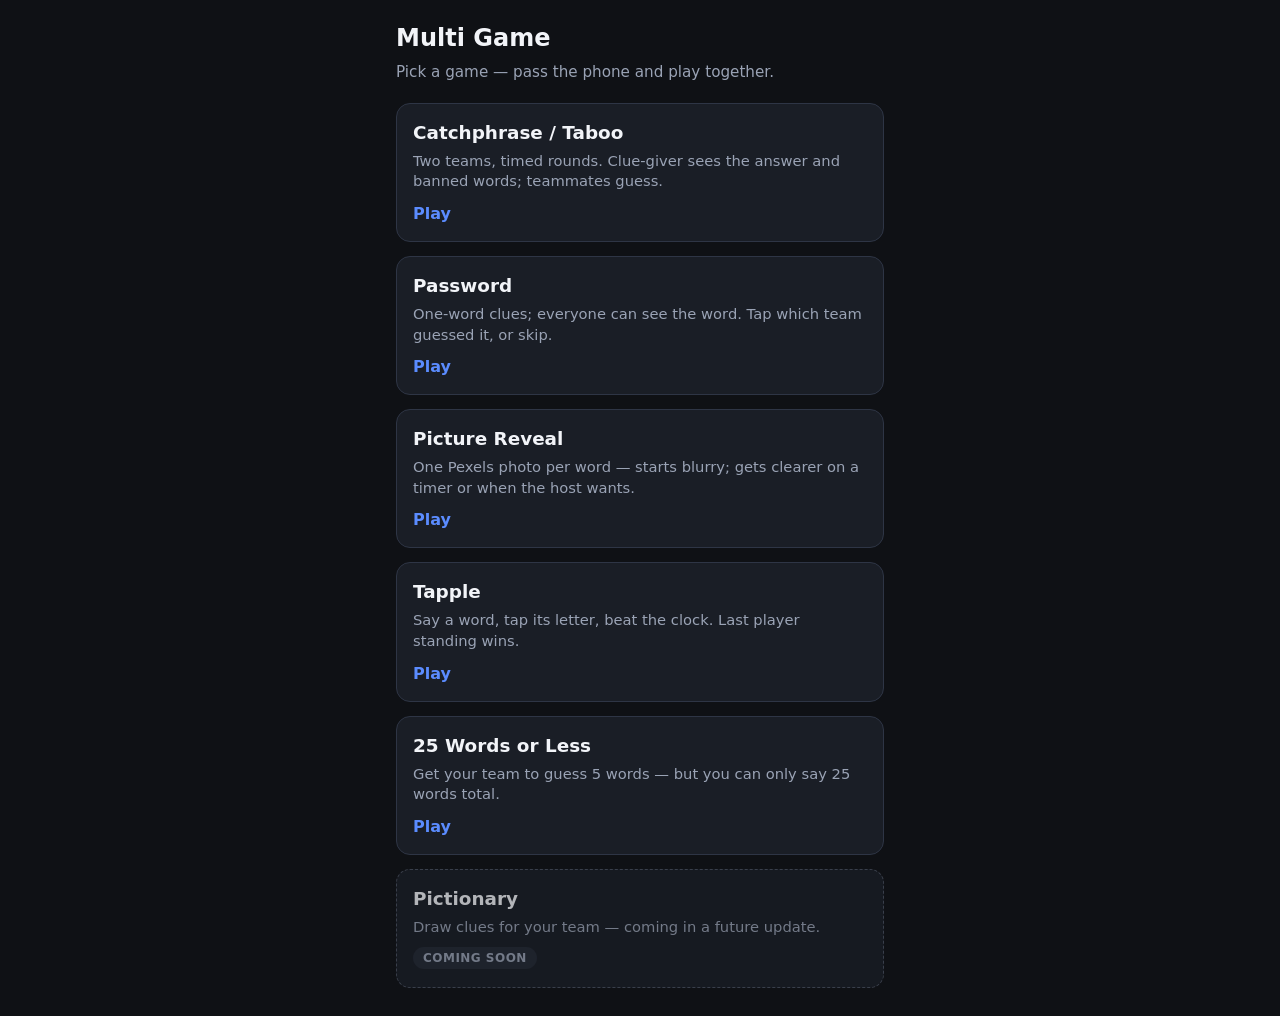
<file: index.html>
<!DOCTYPE html>
<html lang="en">
<head>
    <meta charset="UTF-8">
    <meta name="viewport" content="width=device-width, initial-scale=1.0, viewport-fit=cover">
    <title>Multi Game</title>
    <link rel="stylesheet" href="css/main.css">
</head>
<body class="page-hub">
    <div class="app hub-app">
        <header class="screen-header">
            <h1>Multi Game</h1>
            <p class="lede">Pick a game — pass the phone and play together.</p>
        </header>
        <div class="game-cards" role="navigation">
            <a class="game-card game-card--active" href="catchphrase.html">
                <h2>Catchphrase / Taboo</h2>
                <p>Two teams, timed rounds. Clue-giver sees the answer and banned words; teammates guess.</p>
                <span class="game-card__cta">Play</span>
            </a>
            <a class="game-card game-card--active" href="password.html">
                <h2>Password</h2>
                <p>One-word clues; everyone can see the word. Tap which team guessed it, or skip.</p>
                <span class="game-card__cta">Play</span>
            </a>
            <a class="game-card game-card--active" href="picture-reveal.html">
                <h2>Picture Reveal</h2>
                <p>One Pexels photo per word — starts blurry; gets clearer on a timer or when the host wants.</p>
                <span class="game-card__cta">Play</span>
            </a>
            <a class="game-card game-card--active" href="tapple.html">
                <h2>Tapple</h2>
                <p>Say a word, tap its letter, beat the clock. Last player standing wins.</p>
                <span class="game-card__cta">Play</span>
            </a>
            <a class="game-card game-card--active" href="twenty-five.html">
                <h2>25 Words or Less</h2>
                <p>Get your team to guess 5 words — but you can only say 25 words total.</p>
                <span class="game-card__cta">Play</span>
            </a>
            <div class="game-card game-card--soon" aria-disabled="true">
                <h2>Pictionary</h2>
                <p>Draw clues for your team — coming in a future update.</p>
                <span class="badge">Coming soon</span>
            </div>
        </div>
    </div>
</body>
</html>
</file>
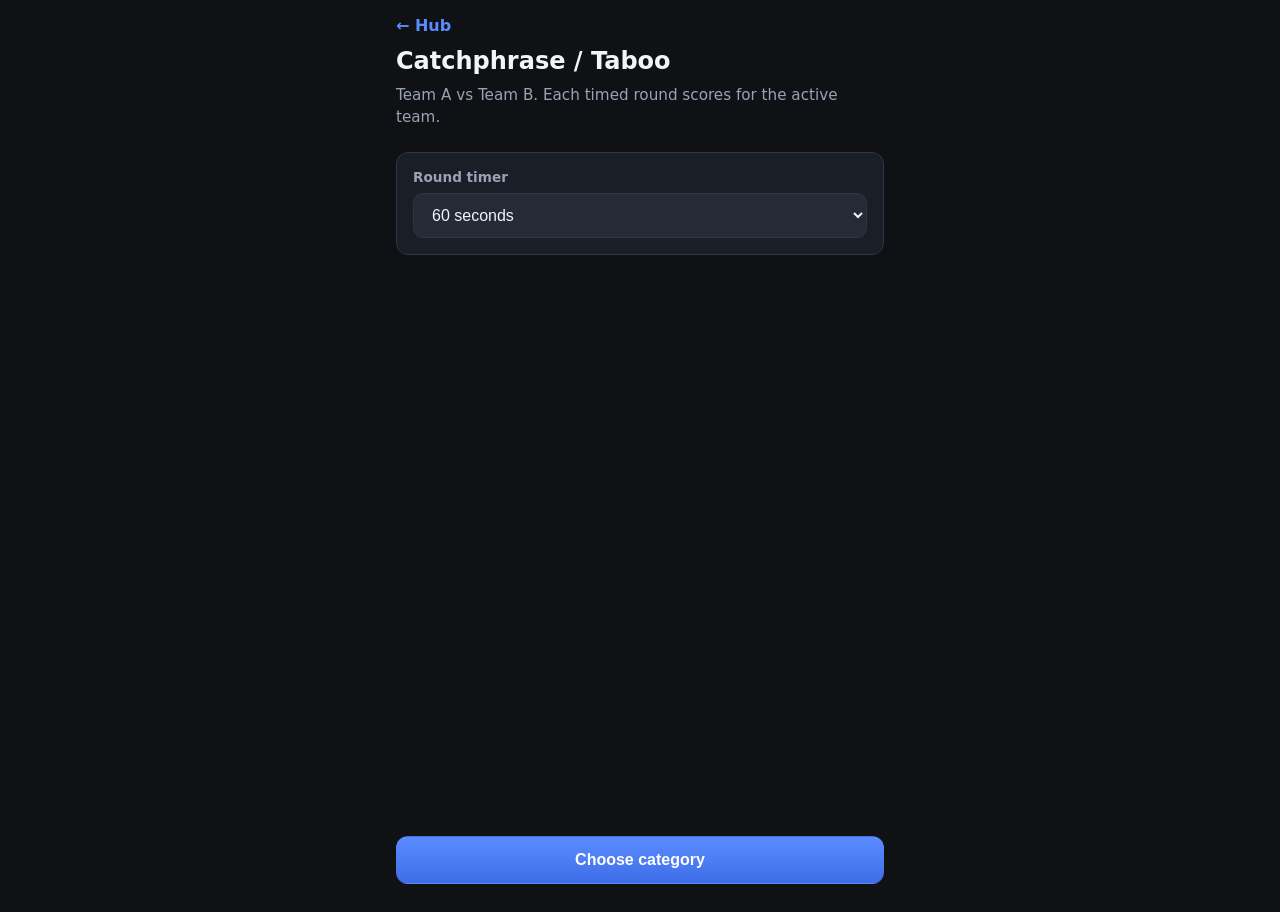
<file: catchphrase.html>
<!DOCTYPE html>
<html lang="en">
<head>
    <meta charset="UTF-8">
    <meta name="viewport" content="width=device-width, initial-scale=1.0, viewport-fit=cover">
    <title>Catchphrase — Multi Game</title>
    <link rel="stylesheet" href="css/main.css">
</head>
<body class="page-catchphrase">
    <div class="app catchphrase-app">
        <div id="screen-setup" class="screen screen--active">
            <header class="screen-header">
                <a class="text-link" href="index.html">← Hub</a>
                <h1>Catchphrase / Taboo</h1>
                <p class="lede">Team A vs Team B. Each timed round scores for the active team.</p>
            </header>
            <div class="panel">
                <label class="field-label" for="time-limit">Round timer</label>
                <select id="time-limit" class="field-control">
                    <option value="30">30 seconds</option>
                    <option value="60" selected>60 seconds</option>
                    <option value="90">90 seconds</option>
                    <option value="120">120 seconds</option>
                </select>
            </div>
            <div class="stack">
                <button type="button" id="btn-setup-continue" class="btn btn-primary">Choose category</button>
            </div>
        </div>

        <div id="screen-category" class="screen">
            <header class="screen-header">
                <button type="button" id="btn-category-back" class="btn btn-ghost">← Back</button>
                <h1>Category</h1>
                <p class="lede">Pick included or add a custom category (uses OpenAI).</p>
            </header>
            <div class="category-block">
                <h2>Custom</h2>
                <div id="custom-categories" class="category-chips"></div>
                <div class="row">
                    <button type="button" id="btn-add-custom" class="btn btn-secondary">New custom category</button>
                    <button type="button" id="btn-clear-custom" class="btn btn-ghost btn-small">Clear custom list</button>
                </div>
            </div>
            <div class="category-block">
                <h2>Included</h2>
                <div id="included-categories" class="category-chips"></div>
            </div>
        </div>

        <div id="screen-loading" class="screen">
            <div class="loading-inner">
                <p id="loading-message" class="lede">Loading deck…</p>
                <div class="spinner" aria-hidden="true"></div>
            </div>
        </div>

        <div id="screen-start-round" class="screen">
            <div class="panel panel--center">
                <p id="start-round-team" class="team-banner">Team A</p>
                <p class="lede">Pass the phone to the clue-giver. Teammates should not look at the screen.</p>
                <button type="button" id="btn-start-round" class="btn btn-primary btn-large">Start round</button>
                <button type="button" id="btn-start-abort" class="btn btn-ghost">Change category</button>
            </div>
        </div>

        <div id="screen-play" class="screen">
            <div class="play-top">
                <div class="scores">
                    <span id="score-a" class="score-pill score-pill--a">Team A: 0</span>
                    <span id="score-b" class="score-pill score-pill--b">Team B: 0</span>
                </div>
                <div id="timer-box" class="timer-box">
                    <span id="timer-value" class="timer-value">60</span>
                </div>
                <p id="round-points" class="round-meta">This round: 0</p>
            </div>
            <div class="play-main">
                <p id="play-category" class="muted"></p>
                <h2 id="play-answer" class="play-answer"></h2>
                <div id="taboo-panel" class="taboo-panel">
                    <h3 class="taboo-title">Banned words</h3>
                    <ul id="taboo-list" class="taboo-list"></ul>
                </div>
            </div>
            <div class="play-actions">
                <button type="button" id="btn-pass" class="btn btn-danger">Pass</button>
                <button type="button" id="btn-pause" class="btn btn-secondary">Pause</button>
                <button type="button" id="btn-correct" class="btn btn-primary">Correct</button>
            </div>
            <button type="button" id="btn-end-round" class="btn btn-ghost btn-end-round">End round early</button>
        </div>

        <div id="screen-pause" class="screen">
            <div class="panel panel--center">
                <h1>Paused</h1>
                <button type="button" id="btn-resume" class="btn btn-primary">Resume</button>
                <a class="btn btn-secondary" href="index.html">Quit to hub</a>
            </div>
        </div>

        <div id="screen-round-end" class="screen">
            <div class="panel panel--center">
                <h1>Round over</h1>
                <p id="round-end-summary" class="lede"></p>
                <p id="round-end-totals" class="totals"></p>
                <div class="stack">
                    <button type="button" id="btn-next-team" class="btn btn-primary">Next team’s round</button>
                    <button type="button" id="btn-new-category" class="btn btn-secondary">New category</button>
                    <a class="btn btn-ghost" href="index.html">Hub</a>
                </div>
            </div>
        </div>
    </div>

    <script type="module" src="js/catchphrase.js"></script>
</body>
</html>
</file>
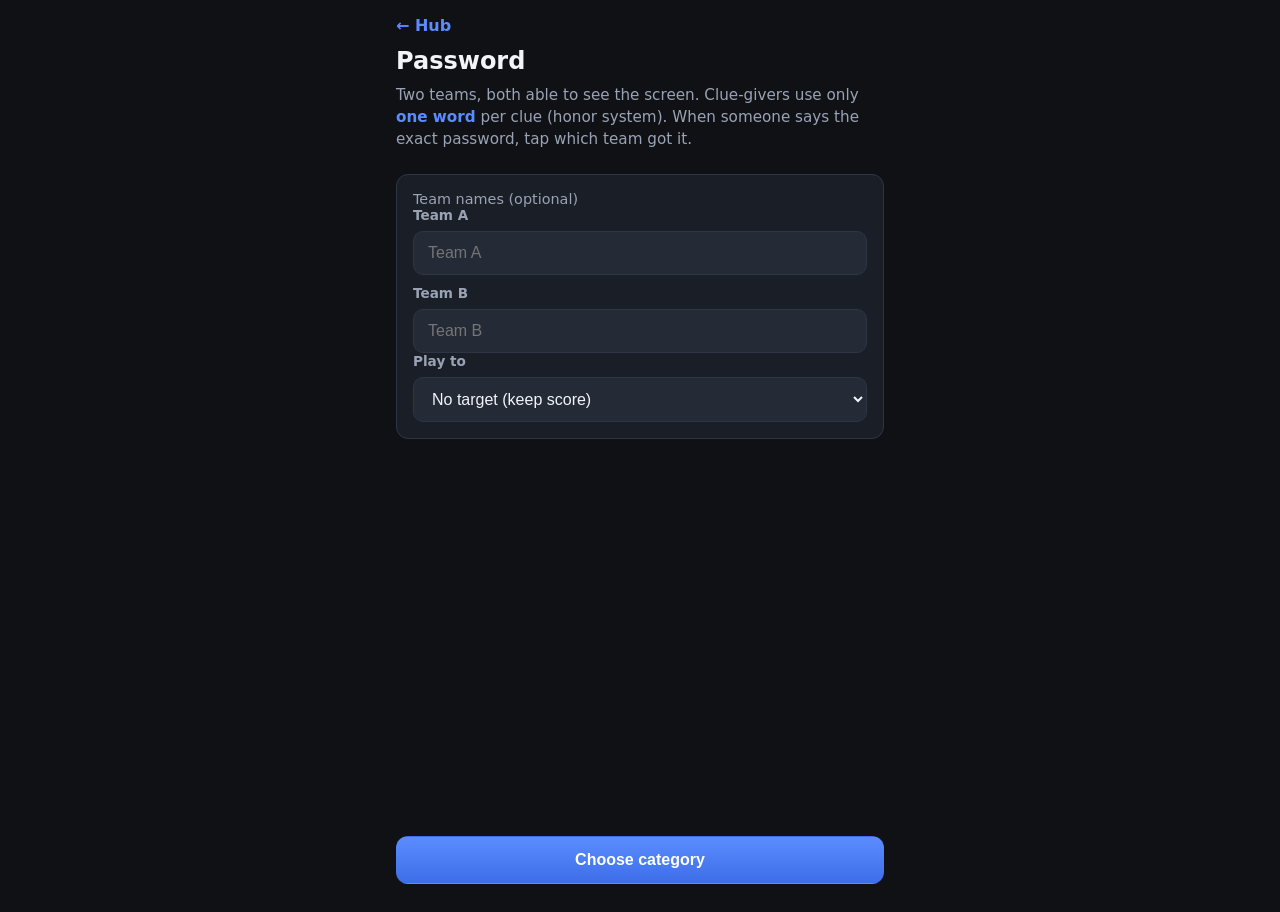
<file: password.html>
<!DOCTYPE html>
<html lang="en">
<head>
    <meta charset="UTF-8">
    <meta name="viewport" content="width=device-width, initial-scale=1.0, viewport-fit=cover">
    <title>Password — Multi Game</title>
    <link rel="stylesheet" href="css/main.css">
</head>
<body class="page-password">
    <div class="app password-app">
        <div id="screen-setup" class="screen screen--active">
            <header class="screen-header">
                <a class="text-link" href="index.html">← Hub</a>
                <h1>Password</h1>
                <p class="lede">Two teams, both able to see the screen. Clue-givers use only <strong>one word</strong> per clue (honor system). When someone says the exact password, tap which team got it.</p>
            </header>
            <div class="panel">
                <p class="field-group-hint muted">Team names (optional)</p>
                <label class="field-label" for="password-team-a">Team A</label>
                <input type="text" id="password-team-a" class="field-control" maxlength="48" autocomplete="off" placeholder="Team A" aria-label="Team A display name">
                <label class="field-label field-label--after-input" for="password-team-b">Team B</label>
                <input type="text" id="password-team-b" class="field-control" maxlength="48" autocomplete="off" placeholder="Team B" aria-label="Team B display name">
                <label class="field-label" for="password-target">Play to</label>
                <select id="password-target" class="field-control">
                    <option value="0" selected>No target (keep score)</option>
                    <option value="11">First to 11 points</option>
                    <option value="21">First to 21 points</option>
                </select>
            </div>
            <div class="stack">
                <button type="button" id="btn-setup-continue" class="btn btn-primary">Choose category</button>
            </div>
        </div>

        <div id="screen-category" class="screen">
            <header class="screen-header">
                <button type="button" id="btn-category-back" class="btn btn-ghost">← Back</button>
                <h1>Category</h1>
                <p class="lede">Pick included or add a custom category (uses OpenAI when the deck is thin).</p>
            </header>
            <div class="category-block">
                <h2>Custom</h2>
                <div id="custom-categories" class="category-chips"></div>
                <div class="row">
                    <button type="button" id="btn-add-custom" class="btn btn-secondary">New custom category</button>
                    <button type="button" id="btn-clear-custom" class="btn btn-ghost btn-small">Clear custom list</button>
                </div>
            </div>
            <div class="category-block">
                <h2>Included</h2>
                <div id="included-categories" class="category-chips"></div>
            </div>
        </div>

        <div id="screen-loading" class="screen">
            <div class="loading-inner">
                <p id="loading-message" class="lede">Loading deck…</p>
                <div class="spinner" aria-hidden="true"></div>
            </div>
        </div>

        <div id="screen-play" class="screen password-play">
            <div class="play-top">
                <div class="scores">
                    <span id="score-a" class="score-pill score-pill--a">Team A: 0</span>
                    <span id="score-b" class="score-pill score-pill--b">Team B: 0</span>
                </div>
                <p id="password-target-meta" class="round-meta" aria-live="polite"></p>
            </div>
            <div id="view-play" class="password-play-main">
                <p id="play-category" class="muted"></p>
                <p id="play-round-title" class="password-role-banner">This round’s password</p>
                <p class="password-rules muted">One spoken word per clue. Play out loud, then record who guessed it.</p>
                <h2 id="play-password" class="play-answer password-secret" aria-live="polite"></h2>
                <div class="password-team-actions">
                    <button type="button" id="btn-team-a-won" class="btn btn-primary btn-team-a">Team A got it</button>
                    <button type="button" id="btn-team-b-won" class="btn btn-primary btn-team-b">Team B got it</button>
                </div>
                <div class="stack password-play-actions">
                    <button type="button" id="btn-skip-word" class="btn btn-danger">Skip this word</button>
                    <button type="button" id="btn-play-change-category" class="btn btn-ghost">Change category</button>
                </div>
            </div>
        </div>

        <div id="screen-session-end" class="screen">
            <div class="panel panel--center">
                <h1 id="session-end-title">Game over</h1>
                <p id="session-end-summary" class="lede"></p>
                <p id="session-end-scores" class="totals"></p>
                <div class="stack">
                    <button type="button" id="btn-session-new-category" class="btn btn-primary">New category</button>
                    <a class="btn btn-ghost" href="index.html">Hub</a>
                </div>
            </div>
        </div>
    </div>

    <script type="module" src="js/password.js"></script>
</body>
</html>
</file>
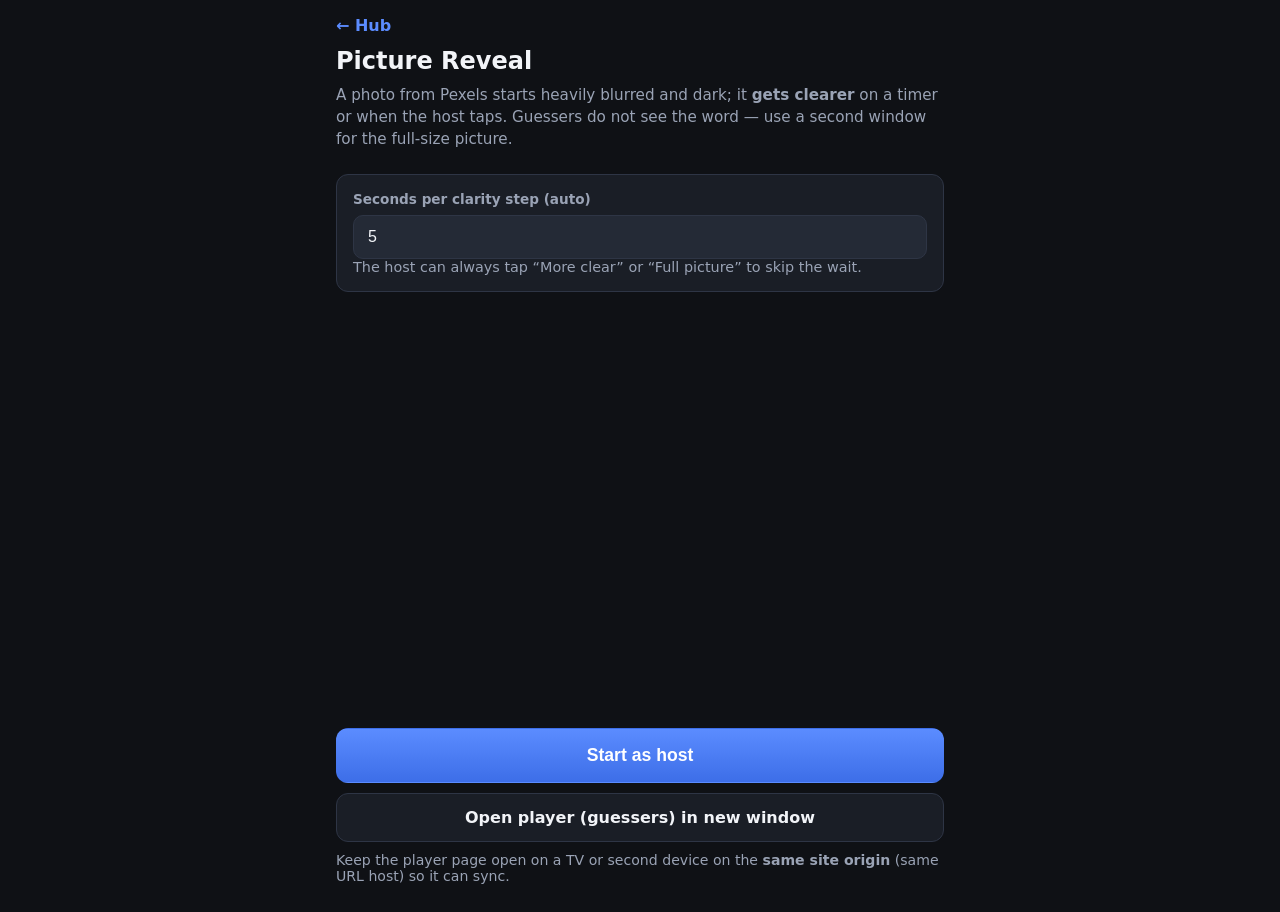
<file: picture-reveal.html>
<!DOCTYPE html>
<html lang="en">
<head>
    <meta charset="UTF-8">
    <meta name="viewport" content="width=device-width, initial-scale=1.0, viewport-fit=cover">
    <title>Picture Reveal — Multi Game</title>
    <link rel="stylesheet" href="css/main.css">
</head>
<body class="page-picture-reveal">
    <div class="app picture-reveal-app" id="picture-reveal-app">
        <div id="screen-setup" class="screen screen--active">
            <header class="screen-header">
                <a class="text-link" href="index.html">← Hub</a>
                <h1>Picture Reveal</h1>
                <p class="lede">A photo from Pexels starts heavily blurred and dark; it <strong>gets clearer</strong> on a timer or when the host taps. Guessers do not see the word — use a second window for the full-size picture.</p>
            </header>
            <div class="panel">
                <label class="field-label" for="pr-seconds">Seconds per clarity step (auto)</label>
                <input type="number" id="pr-seconds" class="field-control" min="2" max="60" value="5" inputmode="numeric" aria-label="Seconds between automatic clarity steps">
                <p class="field-group-hint muted">The host can always tap “More clear” or “Full picture” to skip the wait.</p>
            </div>
            <div class="stack">
                <button type="button" id="btn-pr-start-host" class="btn btn-primary btn-large">Start as host</button>
                <a class="btn btn-secondary" id="link-pr-open-player" href="picture-reveal.html?player=1" target="_blank" rel="noopener">Open player (guessers) in new window</a>
                <p class="muted" style="margin:0; font-size:0.88rem">Keep the player page open on a TV or second device on the <strong>same site origin</strong> (same URL host) so it can sync.</p>
            </div>
        </div>

        <div id="screen-loading" class="screen">
            <div class="loading-inner">
                <p id="pr-loading-message" class="lede">Loading photo from Pexels…</p>
                <div class="spinner" aria-hidden="true"></div>
                <button type="button" id="btn-pr-retry" class="btn btn-secondary" hidden>Try again</button>
            </div>
        </div>

        <div id="screen-play-host" class="screen picture-reveal-play">
            <div class="pr-play-top">
                <p class="pr-round-label muted" id="pr-round-meta" aria-live="polite">Round 1</p>
                <p class="pr-secret-label">Answer (host only — don’t read aloud if everyone guesses)</p>
                <h2 class="pr-secret-word" id="pr-host-answer" aria-live="polite">—</h2>
            </div>
            <p class="pr-host-hint muted">The player window only shows the picture — it never shows the word.</p>
            <div class="pr-image-frame" id="pr-image-frame" aria-label="Mystery picture with clarity stages">
                <div class="pr-image-overlay" id="pr-image-overlay" aria-hidden="true"></div>
                <img id="pr-host-image" class="pr-image" alt="Mystery image for the round" width="400" height="500" loading="eager" decoding="async" />
            </div>
            <p class="pr-stage-readout" id="pr-stage-readout" aria-live="polite">Clarity: 1 of 5</p>
            <p class="pr-pexels-credit" id="pr-pexels-credit"></p>
            <div class="pr-host-actions">
                <button type="button" class="btn btn-primary" id="btn-pr-clearer">More clear</button>
                <button type="button" class="btn btn-secondary" id="btn-pr-full">Full picture</button>
            </div>
            <div class="pr-host-actions pr-host-actions--secondary">
                <button type="button" class="btn btn-secondary" id="btn-pr-next-round">Next word</button>
                <a class="btn btn-ghost" id="link-pr-open-player-again" href="picture-reveal.html?player=1" target="_blank" rel="noopener">Open player display</a>
            </div>
        </div>

        <div id="screen-play-player" class="screen picture-reveal-play pr-player">
            <header class="screen-header pr-player-header">
                <h1>Guesser view</h1>
                <p class="lede" id="pr-player-status">Syncing with host…</p>
            </header>
            <div class="pr-image-frame pr-image-frame--large" id="pr-player-image-frame" aria-label="Mystery picture for guessers" hidden>
                <div class="pr-image-overlay" id="pr-player-overlay" aria-hidden="true"></div>
                <img id="pr-player-image" class="pr-image" alt="" width="400" height="500" />
            </div>
            <p class="pr-stage-readout" id="pr-player-stage" aria-live="polite" hidden></p>
            <p class="pr-pexels-credit" id="pr-player-pexels"></p>
        </div>
    </div>

    <script type="module" src="js/picture-reveal.js"></script>
</body>
</html>
</file>
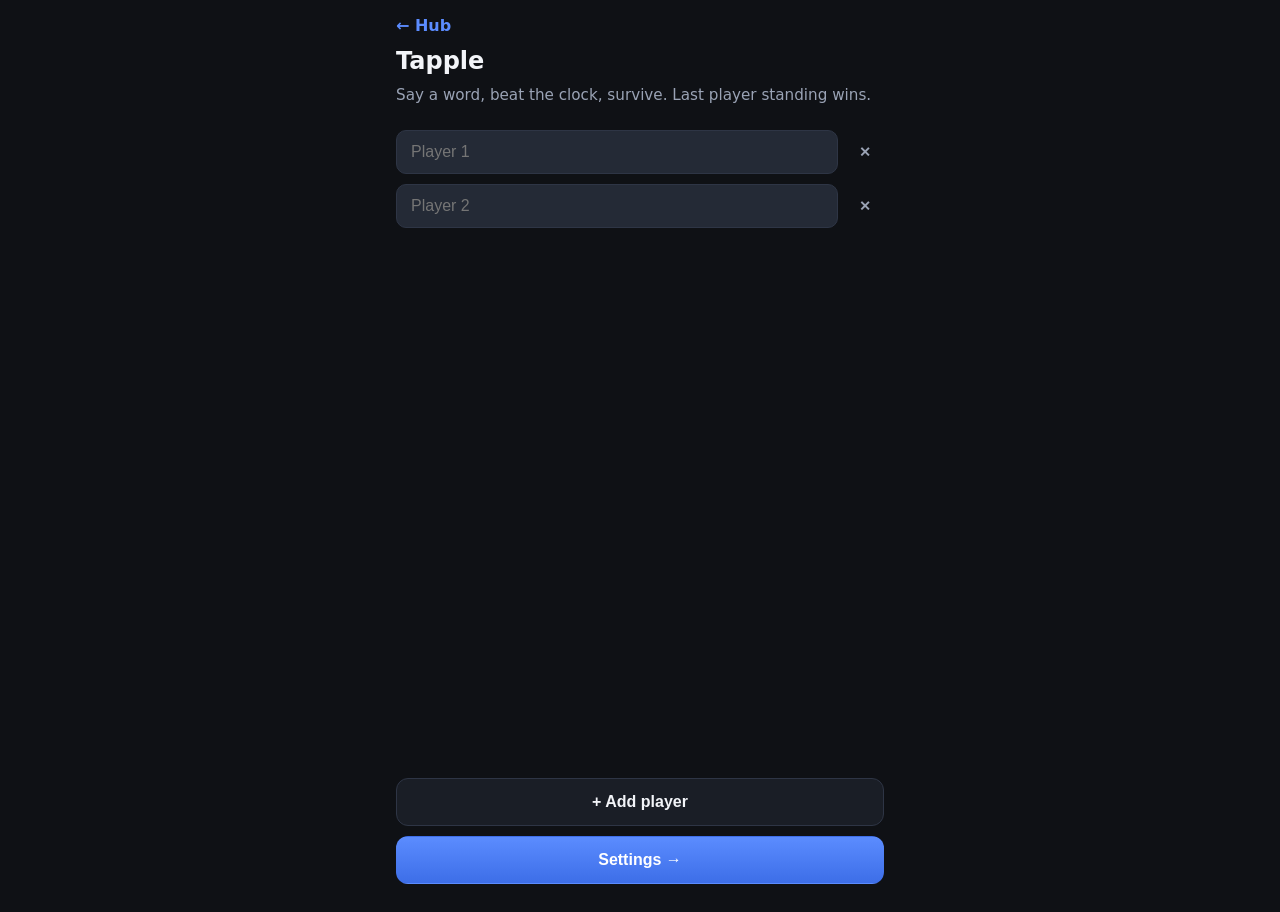
<file: tapple.html>
<!DOCTYPE html>
<html lang="en">
<head>
    <meta charset="UTF-8">
    <meta name="viewport" content="width=device-width, initial-scale=1.0, viewport-fit=cover">
    <title>Tapple — Multi Game</title>
    <link rel="stylesheet" href="css/main.css">
</head>
<body class="page-tapple">
    <div class="app tapple-app">

        <!-- 1. Players -->
        <div id="screen-players" class="screen screen--active">
            <header class="screen-header">
                <a class="text-link" href="index.html">← Hub</a>
                <h1>Tapple</h1>
                <p class="lede">Say a word, beat the clock, survive. Last player standing wins.</p>
            </header>
            <div id="player-inputs" class="player-inputs"></div>
            <div class="stack">
                <button type="button" id="btn-add-player" class="btn btn-secondary">+ Add player</button>
                <button type="button" id="btn-players-continue" class="btn btn-primary">Settings →</button>
            </div>
        </div>

        <!-- 2. Settings -->
        <div id="screen-settings" class="screen">
            <header class="screen-header">
                <button type="button" id="btn-settings-back" class="btn btn-ghost">← Back</button>
                <h1>Settings</h1>
            </header>
            <div class="panel">
                <label class="field-label">Mode</label>
                <div class="tapple-mode-options">
                    <label class="tapple-mode-option">
                        <input type="radio" name="tapple-mode" value="free" checked>
                        <div class="tapple-mode-option-label">
                            <strong>Free</strong>
                            <span>Say any word, tap its first letter on the grid.</span>
                        </div>
                    </label>
                    <label class="tapple-mode-option">
                        <input type="radio" name="tapple-mode" value="alpha">
                        <div class="tapple-mode-option-label">
                            <strong>Alphabetical</strong>
                            <span>Letters given in order (A → B → C…). Say a word starting with each.</span>
                        </div>
                    </label>
                    <label class="tapple-mode-option">
                        <input type="radio" name="tapple-mode" value="random">
                        <div class="tapple-mode-option-label">
                            <strong>Random</strong>
                            <span>Letters in random order. Same rules as Alphabetical.</span>
                        </div>
                    </label>
                </div>
            </div>
            <div class="panel">
                <label class="field-label" for="timer-select">Timer per turn</label>
                <select id="timer-select" class="field-control">
                    <option value="10">10 seconds</option>
                    <option value="8">8 seconds</option>
                    <option value="5" selected>5 seconds</option>
                    <option value="3">3 seconds</option>
                    <option value="2">2 seconds</option>
                </select>
            </div>
            <div class="panel">
                <div class="tapple-anxiety-row">
                    <label for="anxiety-toggle">
                        <strong>Anxiety Mode</strong>
                        <span>Timer drops one step after each full round of turns.</span>
                    </label>
                    <input type="checkbox" id="anxiety-toggle">
                </div>
            </div>
            <div class="stack">
                <button type="button" id="btn-settings-continue" class="btn btn-primary">Pick category →</button>
            </div>
        </div>

        <!-- 3. Category -->
        <div id="screen-category" class="screen">
            <header class="screen-header">
                <button type="button" id="btn-category-back" class="btn btn-ghost">← Back</button>
                <h1>Category</h1>
                <p class="lede">Players say words fitting the category that start with the given letter.</p>
            </header>
            <div class="category-block">
                <h2>Custom</h2>
                <div id="custom-categories" class="category-chips"></div>
                <div class="row">
                    <button type="button" id="btn-add-custom-category" class="btn btn-secondary btn-small">+ Custom category</button>
                </div>
            </div>
            <div class="category-block">
                <h2>Included</h2>
                <div id="included-categories" class="category-chips"></div>
            </div>
        </div>

        <!-- 4. Play -->
        <div id="screen-play" class="screen">
            <div class="tapple-play-header">
                <p id="play-player-name" class="tapple-current-player"></p>
                <p id="play-category-label" class="muted"></p>
            </div>
            <div id="tapple-timer-box" class="timer-box">
                <span id="tapple-timer-value" class="timer-value tapple-timer-value"></span>
                <p id="anxiety-label" class="tapple-anxiety-label"></p>
            </div>
            <!-- Mode free: letter grid -->
            <div id="letter-grid" class="letter-grid"></div>
            <!-- Modes alpha/random: single letter + got it -->
            <div id="single-letter-view" class="tapple-single-letter-view">
                <p id="current-letter" class="tapple-big-letter"></p>
                <button type="button" id="btn-got-it" class="btn btn-primary tapple-got-it-btn">Got it</button>
            </div>
        </div>

        <!-- 5. Between rounds -->
        <div id="screen-between-rounds" class="screen">
            <div class="panel tapple-result-header">
                <p id="eliminated-msg" class="tapple-eliminated-banner"></p>
                <p id="round-label" class="lede"></p>
            </div>
            <div class="panel">
                <p class="tapple-section-label">Still in</p>
                <ul id="remaining-list" class="tapple-player-list"></ul>
            </div>
            <div class="panel">
                <p class="tapple-section-label">Eliminated</p>
                <ul id="eliminated-list" class="tapple-player-list tapple-player-list--eliminated"></ul>
            </div>
            <div class="stack">
                <button type="button" id="btn-start-next-round" class="btn btn-primary">Start next round</button>
                <a class="btn btn-ghost" href="index.html">Quit to hub</a>
            </div>
        </div>

        <!-- 6. All survive -->
        <div id="screen-all-survive" class="screen">
            <div class="panel panel--center">
                <h1 class="tapple-survive-heading">All 20 letters covered!</h1>
                <p class="lede">Everyone survives — no one is eliminated this round.</p>
            </div>
            <div class="stack">
                <button type="button" id="btn-survive-action" class="btn btn-primary">Continue</button>
                <a class="btn btn-ghost" href="index.html">Quit to hub</a>
            </div>
        </div>

        <!-- 7. Game over -->
        <div id="screen-game-over" class="screen">
            <div class="panel panel--center">
                <p id="winner-name" class="tapple-winner"></p>
                <p class="lede">Game complete.</p>
            </div>
            <div class="panel">
                <p class="tapple-section-label">Elimination order</p>
                <ul id="elimination-order" class="tapple-elim-order"></ul>
            </div>
            <div class="stack">
                <button type="button" id="btn-play-again" class="btn btn-primary">Play again</button>
                <button type="button" id="btn-new-game" class="btn btn-secondary">New game</button>
                <a class="btn btn-ghost" href="index.html">Hub</a>
            </div>
        </div>

    </div>
    <script type="module" src="js/tapple.js"></script>
</body>
</html>
</file>
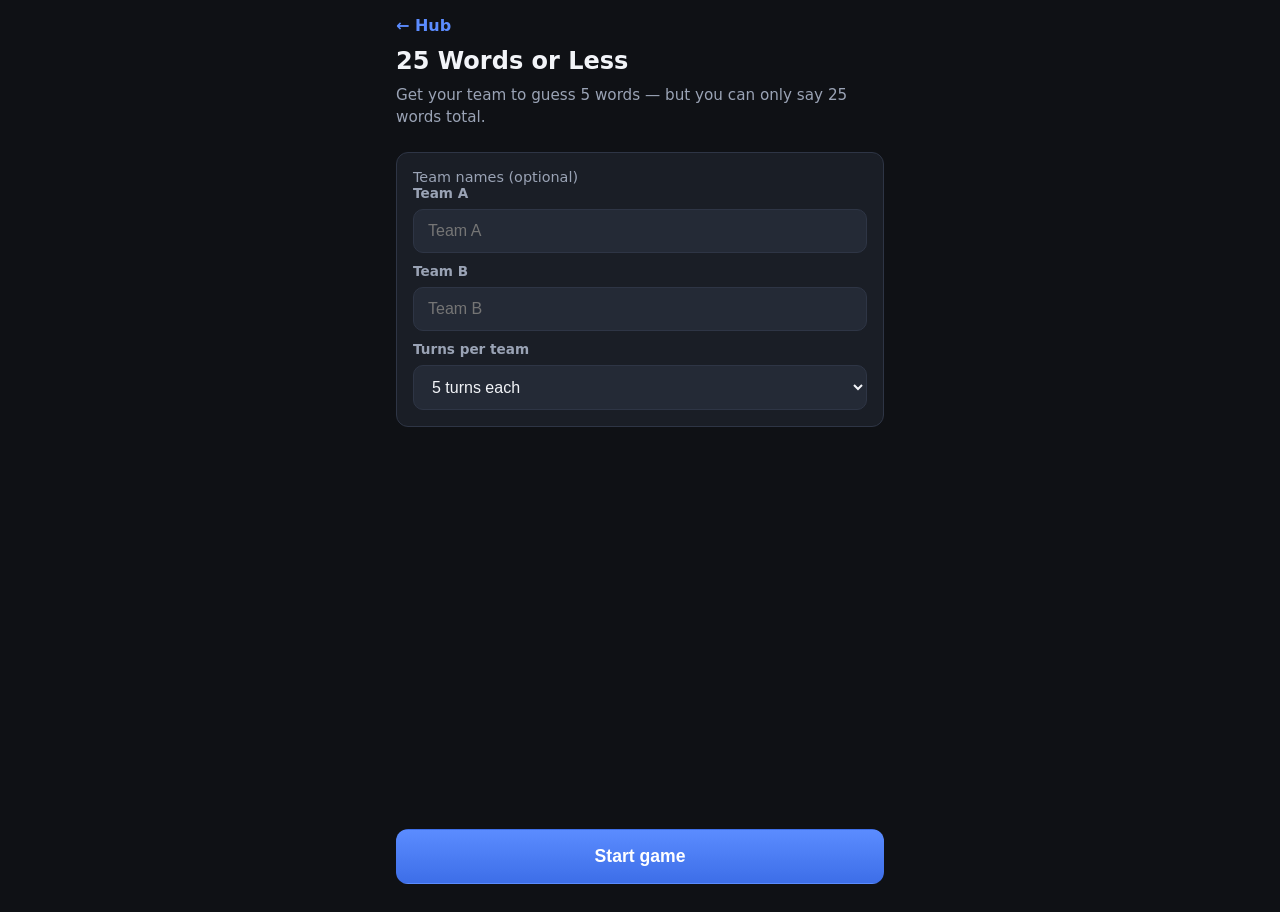
<file: twenty-five.html>
<!DOCTYPE html>
<html lang="en">
<head>
    <meta charset="UTF-8">
    <meta name="viewport" content="width=device-width, initial-scale=1.0, viewport-fit=cover">
    <title>25 Words or Less — Multi Game</title>
    <link rel="stylesheet" href="css/main.css">
</head>
<body class="page-twenty-five">
    <div class="app twenty-five-app">

        <div id="screen-setup" class="screen screen--active">
            <header class="screen-header">
                <a class="text-link" href="index.html">← Hub</a>
                <h1>25 Words or Less</h1>
                <p class="lede">Get your team to guess 5 words — but you can only say 25 words total.</p>
            </header>
            <div class="panel">
                <p class="field-group-hint muted">Team names (optional)</p>
                <label class="field-label" for="tf-team-a">Team A</label>
                <input type="text" id="tf-team-a" class="field-control" maxlength="48" autocomplete="off" placeholder="Team A">
                <label class="field-label field-label--after-input" for="tf-team-b">Team B</label>
                <input type="text" id="tf-team-b" class="field-control" maxlength="48" autocomplete="off" placeholder="Team B">
                <label class="field-label field-label--after-input" for="tf-rounds">Turns per team</label>
                <select id="tf-rounds" class="field-control">
                    <option value="3">3 turns each</option>
                    <option value="5" selected>5 turns each</option>
                    <option value="7">7 turns each</option>
                </select>
            </div>
            <div class="stack">
                <button type="button" id="btn-tf-start" class="btn btn-primary btn-large">Start game</button>
            </div>
        </div>

        <div id="screen-pass" class="screen">
            <div class="panel panel--center">
                <p id="pass-team-label" class="team-banner">Team A</p>
                <p class="lede">Pass the phone to the clue-giver. Teammates should not look at the screen.</p>
                <button type="button" id="btn-tf-ready" class="btn btn-primary btn-large">I'm the clue-giver — show words</button>
                <a class="btn btn-ghost" href="index.html">Quit to hub</a>
            </div>
        </div>

        <div id="screen-play" class="screen">
            <div class="play-top">
                <div class="scores">
                    <span id="tf-score-a" class="score-pill score-pill--a">Team A: 0</span>
                    <span id="tf-score-b" class="score-pill score-pill--b">Team B: 0</span>
                </div>
                <p id="tf-round-meta" class="round-meta">Turn 1 of 5</p>
            </div>
            <div id="tf-word-grid" class="tf-word-grid"></div>
            <div class="tf-budget-box" id="tf-budget-box">
                <p class="tf-budget-label">Words left</p>
                <p id="tf-budget-value" class="tf-budget-value">25</p>
                <button type="button" id="btn-tf-used-word" class="btn btn-secondary tf-budget-btn">Used a word  −1</button>
            </div>
            <div class="stack">
                <button type="button" id="btn-tf-done" class="btn btn-ghost">Done — end my turn</button>
            </div>
        </div>

        <div id="screen-turn-end" class="screen">
            <div class="panel panel--center">
                <h1>Turn over</h1>
                <p id="tf-turn-summary" class="lede"></p>
                <p id="tf-turn-totals" class="totals"></p>
                <div class="stack">
                    <button type="button" id="btn-tf-next-turn" class="btn btn-primary">Next team's turn</button>
                    <a class="btn btn-ghost" href="index.html">Quit to hub</a>
                </div>
            </div>
        </div>

        <div id="screen-game-end" class="screen">
            <div class="panel panel--center">
                <h1 id="tf-winner-heading">Game over</h1>
                <p id="tf-final-scores" class="totals"></p>
                <div class="stack">
                    <button type="button" id="btn-tf-play-again" class="btn btn-primary">Play again</button>
                    <a class="btn btn-ghost" href="index.html">Hub</a>
                </div>
            </div>
        </div>

    </div>
    <script type="module" src="js/twenty-five.js"></script>
</body>
</html>
</file>
<file: css/main.css>
:root {
    --bg: #0f1115;
    --surface: #1a1e26;
    --surface-2: #242a36;
    --text: #f2f4f8;
    --muted: #9aa3b5;
    --accent: #3d6ee8;
    --accent-2: #5b8cff;
    --danger: #e14d4d;
    --team-a: #3d6ee8;
    --team-b: #2eb87a;
    --soon: #4a5160;
    --border: #2e3545;
    --safe-bottom: env(safe-area-inset-bottom, 0px);
    --safe-top: env(safe-area-inset-top, 0px);
}

*,
*::before,
*::after {
    box-sizing: border-box;
}

html {
    height: 100%;
}

body {
    margin: 0;
    min-height: 100%;
    font-family: system-ui, -apple-system, "Segoe UI", Roboto, Arial, sans-serif;
    background: var(--bg);
    color: var(--text);
    padding: var(--safe-top) 0 calc(12px + var(--safe-bottom));
}

a {
    color: var(--accent-2);
}

.app {
    max-width: 520px;
    margin: 0 auto;
    min-height: 100vh;
    padding: 16px;
    display: flex;
    flex-direction: column;
}

.screen {
    display: none;
    flex: 1;
    flex-direction: column;
    gap: 16px;
}

.screen--active {
    display: flex;
}

.screen-header h1 {
    margin: 8px 0 0;
    font-size: 1.5rem;
    line-height: 1.2;
}

.lede {
    color: var(--muted);
    margin: 8px 0 0;
    font-size: 0.95rem;
    line-height: 1.45;
}

.text-link {
    display: inline-block;
    margin-bottom: 4px;
    text-decoration: none;
    font-weight: 600;
}

.text-link:hover {
    text-decoration: underline;
}

.hub-app .screen-header,
.catchphrase-app .screen-header,
.password-app .screen-header,
.page-picture-reveal .screen-header {
    margin-bottom: 8px;
}

.page-password .lede strong {
    color: var(--accent-2);
    font-weight: 700;
}

.password-play.screen--active {
    display: flex;
    flex-direction: column;
    gap: 16px;
}

.password-play-main {
    flex: 1;
    display: flex;
    flex-direction: column;
    gap: 12px;
    min-height: 0;
}

.password-role-banner {
    font-size: 1.35rem;
    font-weight: 800;
    margin: 0;
    line-height: 1.25;
}

.password-rules {
    margin: 0;
}

.password-secret {
    margin-top: 4px;
}

.password-team-actions {
    display: grid;
    grid-template-columns: 1fr 1fr;
    gap: 10px;
    margin-top: 4px;
}

.btn-team-a {
    border: 2px solid var(--team-a);
}

.btn-team-b {
    border: 2px solid var(--team-b);
}

.password-play-actions {
    margin-top: auto;
    padding-top: 8px;
}

.game-cards {
    display: flex;
    flex-direction: column;
    gap: 14px;
    margin-top: 12px;
}

.game-card {
    display: block;
    text-decoration: none;
    color: inherit;
    background: var(--surface);
    border: 1px solid var(--border);
    border-radius: 14px;
    padding: 18px 16px;
    transition: border-color 0.15s, transform 0.1s;
}

.game-card--active:hover {
    border-color: var(--accent);
    transform: translateY(-1px);
}

.game-card h2 {
    margin: 0 0 8px;
    font-size: 1.15rem;
}

.game-card p {
    margin: 0;
    color: var(--muted);
    font-size: 0.92rem;
    line-height: 1.4;
}

.game-card__cta {
    display: inline-block;
    margin-top: 12px;
    font-weight: 700;
    color: var(--accent-2);
}

.game-card--soon {
    opacity: 0.72;
    cursor: not-allowed;
    border-style: dashed;
    border-color: var(--soon);
}

.badge {
    display: inline-block;
    margin-top: 10px;
    padding: 4px 10px;
    border-radius: 999px;
    font-size: 0.75rem;
    font-weight: 700;
    letter-spacing: 0.04em;
    text-transform: uppercase;
    background: var(--surface-2);
    color: var(--muted);
}

.panel {
    background: var(--surface);
    border: 1px solid var(--border);
    border-radius: 12px;
    padding: 16px;
}

.panel--center {
    text-align: center;
    margin: auto 0;
}

.field-label {
    display: block;
    font-size: 0.85rem;
    font-weight: 600;
    margin-bottom: 8px;
    color: var(--muted);
}

.field-label--after-input {
    margin-top: 10px;
}

.field-group-hint {
    margin: 0 0 10px;
    font-size: 0.85rem;
}

.field-control {
    width: 100%;
    padding: 12px 14px;
    border-radius: 10px;
    border: 1px solid var(--border);
    background: var(--surface-2);
    color: var(--text);
    font-size: 1rem;
}

.stack {
    display: flex;
    flex-direction: column;
    gap: 10px;
    margin-top: auto;
}

.row {
    display: flex;
    flex-wrap: wrap;
    gap: 8px;
    align-items: center;
    margin-top: 10px;
}

.btn {
    display: inline-flex;
    align-items: center;
    justify-content: center;
    gap: 8px;
    border-radius: 12px;
    border: 1px solid var(--border);
    padding: 14px 16px;
    font-size: 1rem;
    font-weight: 600;
    cursor: pointer;
    text-decoration: none;
    color: var(--text);
    background: var(--surface-2);
    min-height: 48px;
}

.btn:disabled {
    opacity: 0.5;
    cursor: not-allowed;
}

.btn-primary {
    background: linear-gradient(180deg, var(--accent-2), var(--accent));
    border-color: transparent;
    color: #fff;
}

.btn-secondary {
    background: var(--surface);
}

.btn-ghost {
    background: transparent;
    border-color: transparent;
    color: var(--muted);
}

.btn-small {
    padding: 8px 12px;
    min-height: 40px;
    font-size: 0.88rem;
}

.btn-large {
    font-size: 1.1rem;
    padding: 16px 20px;
}

.btn-danger {
    background: #3a2224;
    border-color: var(--danger);
    color: #ffb4b4;
}

.btn-end-round {
    width: 100%;
    margin-top: 4px;
}

.category-block h2 {
    margin: 0 0 10px;
    font-size: 0.95rem;
    color: var(--muted);
    text-transform: uppercase;
    letter-spacing: 0.06em;
}

.category-chips {
    display: flex;
    flex-direction: column;
    gap: 8px;
}

.category-chip {
    width: 100%;
    text-align: left;
    padding: 14px 16px;
    border-radius: 10px;
    border: 1px solid var(--border);
    background: var(--surface);
    color: var(--text);
    font-size: 1rem;
    cursor: pointer;
}

.category-chip:hover {
    border-color: var(--accent);
}

.loading-inner {
    margin: auto;
    text-align: center;
}

.spinner {
    width: 44px;
    height: 44px;
    margin: 20px auto 0;
    border-radius: 50%;
    border: 3px solid var(--border);
    border-top-color: var(--accent-2);
    animation: spin 0.8s linear infinite;
}

@keyframes spin {
    to {
        transform: rotate(360deg);
    }
}

.team-banner {
    font-size: 1.75rem;
    font-weight: 800;
    margin: 0 0 8px;
}

.play-top {
    display: flex;
    flex-direction: column;
    gap: 10px;
}

.scores {
    display: flex;
    gap: 8px;
    justify-content: space-between;
}

.score-pill {
    flex: 1;
    text-align: center;
    padding: 10px 8px;
    border-radius: 10px;
    font-weight: 700;
    font-size: 0.88rem;
    background: var(--surface);
    border: 1px solid var(--border);
}

.score-pill--a {
    border-color: var(--team-a);
}

.score-pill--b {
    border-color: var(--team-b);
}

.timer-box {
    text-align: center;
    padding: 12px;
    border-radius: 12px;
    background: var(--surface);
    border: 1px solid var(--border);
}

.timer-box.timer--warn {
    border-color: var(--danger);
    background: #2a181a;
}

.timer-value {
    font-size: 2rem;
    font-weight: 800;
    font-variant-numeric: tabular-nums;
}

.round-meta {
    margin: 0;
    text-align: center;
    color: var(--muted);
    font-size: 0.9rem;
}

.play-main {
    flex: 1;
    display: flex;
    flex-direction: column;
    gap: 12px;
    min-height: 0;
}

.muted {
    color: var(--muted);
    margin: 0;
    font-size: 0.9rem;
}

.play-answer {
    margin: 0;
    font-size: clamp(1.5rem, 6vw, 2rem);
    line-height: 1.2;
    word-break: break-word;
}

.taboo-panel {
    background: var(--surface);
    border: 1px solid var(--border);
    border-radius: 12px;
    padding: 12px 14px;
}

.taboo-title {
    margin: 0 0 8px;
    font-size: 0.85rem;
    color: var(--muted);
    text-transform: uppercase;
    letter-spacing: 0.05em;
}

.taboo-list {
    list-style: none;
    margin: 0;
    padding: 0;
    display: flex;
    flex-direction: column;
    gap: 8px;
}

.taboo-list li {
    padding: 10px 12px;
    border-radius: 8px;
    background: var(--surface-2);
    text-align: center;
    font-weight: 600;
}

.play-actions {
    display: grid;
    grid-template-columns: 1fr 1fr 1fr;
    gap: 8px;
    margin-top: auto;
}

.totals {
    color: var(--muted);
    font-size: 0.95rem;
    line-height: 1.5;
    white-space: pre-line;
}

#screen-play.screen--active {
    padding-bottom: 4px;
}

/* --- Tapple --- */

.tapple-app .screen-header {
    margin-bottom: 8px;
}

.player-inputs {
    display: flex;
    flex-direction: column;
    gap: 10px;
}

.player-input-row {
    display: flex;
    gap: 8px;
    align-items: center;
}

.player-input-row .field-control {
    flex: 1;
}

.tapple-remove-btn {
    flex-shrink: 0;
    color: var(--muted);
}

.tapple-mode-options {
    display: flex;
    flex-direction: column;
    gap: 8px;
}

.tapple-mode-option {
    display: flex;
    align-items: flex-start;
    gap: 12px;
    padding: 14px 16px;
    border-radius: 10px;
    border: 1px solid var(--border);
    background: var(--surface-2);
    cursor: pointer;
}

.tapple-mode-option input[type="radio"] {
    accent-color: var(--accent-2);
    width: 18px;
    height: 18px;
    margin-top: 2px;
    flex-shrink: 0;
}

.tapple-mode-option-label strong {
    display: block;
    font-size: 1rem;
    margin-bottom: 3px;
}

.tapple-mode-option-label span {
    font-size: 0.82rem;
    color: var(--muted);
    line-height: 1.4;
}

.tapple-anxiety-row {
    display: flex;
    align-items: center;
    gap: 16px;
}

.tapple-anxiety-row label {
    flex: 1;
    cursor: pointer;
}

.tapple-anxiety-row label strong {
    display: block;
    margin-bottom: 3px;
}

.tapple-anxiety-row label span {
    font-size: 0.82rem;
    color: var(--muted);
}

.tapple-anxiety-row input[type="checkbox"] {
    accent-color: var(--accent-2);
    width: 22px;
    height: 22px;
    flex-shrink: 0;
    cursor: pointer;
}

.tapple-play-header {
    text-align: center;
}

.tapple-current-player {
    margin: 0;
    font-size: 1.75rem;
    font-weight: 800;
    line-height: 1.2;
}

.tapple-timer-value {
    font-size: 3rem;
}

.tapple-anxiety-label {
    margin: 4px 0 0;
    font-size: 0.78rem;
    color: var(--muted);
    text-transform: uppercase;
    letter-spacing: 0.05em;
}

.letter-grid {
    display: grid;
    grid-template-columns: repeat(5, 1fr);
    gap: 8px;
}

.letter-btn {
    aspect-ratio: 1 / 1;
    border-radius: 10px;
    border: 1px solid var(--border);
    background: var(--surface);
    color: var(--text);
    font-size: 1.15rem;
    font-weight: 700;
    cursor: pointer;
    display: flex;
    align-items: center;
    justify-content: center;
    min-height: 52px;
    transition: background 0.1s, border-color 0.1s;
}

.letter-btn:hover:not(:disabled) {
    border-color: var(--accent);
    background: var(--surface-2);
}

.letter-btn--used {
    background: var(--surface-2);
    color: var(--muted);
    border-color: var(--surface-2);
    opacity: 0.4;
    cursor: not-allowed;
}

.tapple-single-letter-view {
    flex: 1;
    display: flex;
    flex-direction: column;
    align-items: center;
    justify-content: center;
    gap: 36px;
}

.tapple-big-letter {
    font-size: clamp(5rem, 28vw, 9rem);
    font-weight: 900;
    line-height: 1;
    margin: 0;
    color: var(--accent-2);
}

.tapple-got-it-btn {
    width: 100%;
    max-width: 260px;
    font-size: 1.15rem;
    padding: 18px 24px;
}

.tapple-result-header {
    text-align: center;
}

.tapple-eliminated-banner {
    font-size: 1.35rem;
    font-weight: 800;
    margin: 0 0 6px;
}

.tapple-section-label {
    margin: 0 0 10px;
    font-size: 0.82rem;
    color: var(--muted);
    text-transform: uppercase;
    letter-spacing: 0.06em;
    font-weight: 600;
}

.tapple-player-list {
    list-style: none;
    margin: 0;
    padding: 0;
    display: flex;
    flex-direction: column;
    gap: 6px;
}

.tapple-player-list li {
    padding: 10px 14px;
    border-radius: 8px;
    background: var(--surface-2);
    font-weight: 600;
    font-size: 0.95rem;
}

.tapple-player-list--eliminated li {
    color: var(--muted);
    text-decoration: line-through;
    font-weight: 400;
}

.tapple-survive-heading {
    margin: 0 0 6px;
    font-size: 1.5rem;
}

.tapple-winner {
    font-size: 2rem;
    font-weight: 900;
    margin: 0 0 6px;
    color: var(--accent-2);
}

.tapple-elim-order {
    list-style: none;
    margin: 0;
    padding: 0;
    display: flex;
    flex-direction: column;
    gap: 6px;
}

.tapple-elim-order li {
    padding: 10px 14px;
    border-radius: 8px;
    background: var(--surface-2);
    color: var(--muted);
    font-size: 0.9rem;
}

/* --- 25 Words or Less --- */

.twenty-five-app .screen-header {
    margin-bottom: 8px;
}

.tf-word-grid {
    display: flex;
    flex-direction: column;
    gap: 10px;
}

.tf-word-chip {
    width: 100%;
    text-align: left;
    font-size: 1.1rem;
    font-weight: 600;
    padding: 16px 18px;
    border-radius: 12px;
    border: 2px solid var(--border);
    background: var(--surface);
    color: var(--text);
    cursor: pointer;
    transition: border-color 0.12s, background 0.12s;
}

.tf-word-chip:active {
    background: var(--surface-2);
}

.tf-word-chip--guessed {
    border-color: var(--team-b);
    background: #0d2b1e;
    color: var(--muted);
    text-decoration: line-through;
    cursor: default;
}

.tf-budget-box {
    text-align: center;
    padding: 14px 16px;
    border-radius: 14px;
    background: var(--surface);
    border: 1px solid var(--border);
    display: flex;
    flex-direction: column;
    gap: 8px;
    transition: border-color 0.2s, background 0.2s;
}

.tf-budget-depleted {
    border-color: var(--danger);
    background: #2a181a;
}

.tf-budget-label {
    margin: 0;
    font-size: 0.8rem;
    text-transform: uppercase;
    letter-spacing: 0.05em;
    color: var(--muted);
}

.tf-budget-value {
    margin: 0;
    font-size: 3rem;
    font-weight: 900;
    font-variant-numeric: tabular-nums;
    line-height: 1;
}

.tf-budget-depleted .tf-budget-value {
    color: var(--danger);
}

.tf-budget-btn {
    font-size: 1rem;
    font-weight: 700;
}

/* --- Picture Reveal --- */
.page-picture-reveal .screen--active {
    min-height: 0;
}

.picture-reveal-app {
    max-width: 640px;
}

.pr-play-top {
    text-align: center;
}

.pr-round-label {
    margin: 0 0 4px;
    font-size: 0.9rem;
}

.pr-secret-label {
    margin: 0;
    font-size: 0.8rem;
    text-transform: uppercase;
    letter-spacing: 0.04em;
    color: var(--muted);
}

.pr-secret-word {
    margin: 8px 0 0;
    font-size: clamp(1.4rem, 5vw, 1.9rem);
    line-height: 1.2;
    word-break: break-word;
    color: var(--accent-2);
}

.pr-host-hint {
    margin: 0 0 8px;
    font-size: 0.88rem;
    text-align: center;
}

.pr-image-frame {
    position: relative;
    width: 100%;
    max-width: 100%;
    border-radius: 14px;
    overflow: hidden;
    background: var(--surface-2);
    border: 1px solid var(--border);
}

.pr-image-frame--large {
    flex: 1;
    min-height: 40vh;
    max-height: 78vh;
    display: flex;
    align-items: center;
    justify-content: center;
}

.pr-image {
    display: block;
    position: relative;
    z-index: 0;
    width: 100%;
    height: auto;
    object-fit: cover;
    transform: translateZ(0);
    transition: filter 0.45s ease;
}

.pr-image-frame--large .pr-image {
    max-height: 78vh;
    object-fit: contain;
    width: 100%;
    height: 100%;
}

.pr-image-overlay {
    position: absolute;
    inset: 0;
    background: #000;
    pointer-events: none;
    transition: opacity 0.45s ease;
    z-index: 1;
}

.pr-stage-readout {
    text-align: center;
    font-weight: 600;
    margin: 8px 0 0;
}

.pr-pexels-credit {
    text-align: center;
    font-size: 0.8rem;
    color: var(--muted);
    margin: 4px 0 0;
}

.pr-pexels-credit a {
    color: var(--accent-2);
}

.pr-host-actions {
    display: grid;
    grid-template-columns: 1fr 1fr;
    gap: 10px;
    margin-top: 8px;
}

.pr-host-actions--secondary {
    margin-top: 4px;
    grid-template-columns: 1fr;
}

.pr-player {
    min-height: 0;
    flex: 1;
    justify-content: center;
    gap: 8px;
}

.pr-player .screen-header {
    margin-bottom: 0;
}

.pr-player .lede {
    text-align: center;
}

.picture-reveal-play.screen--active {
    padding-bottom: 4px;
}
</file>
